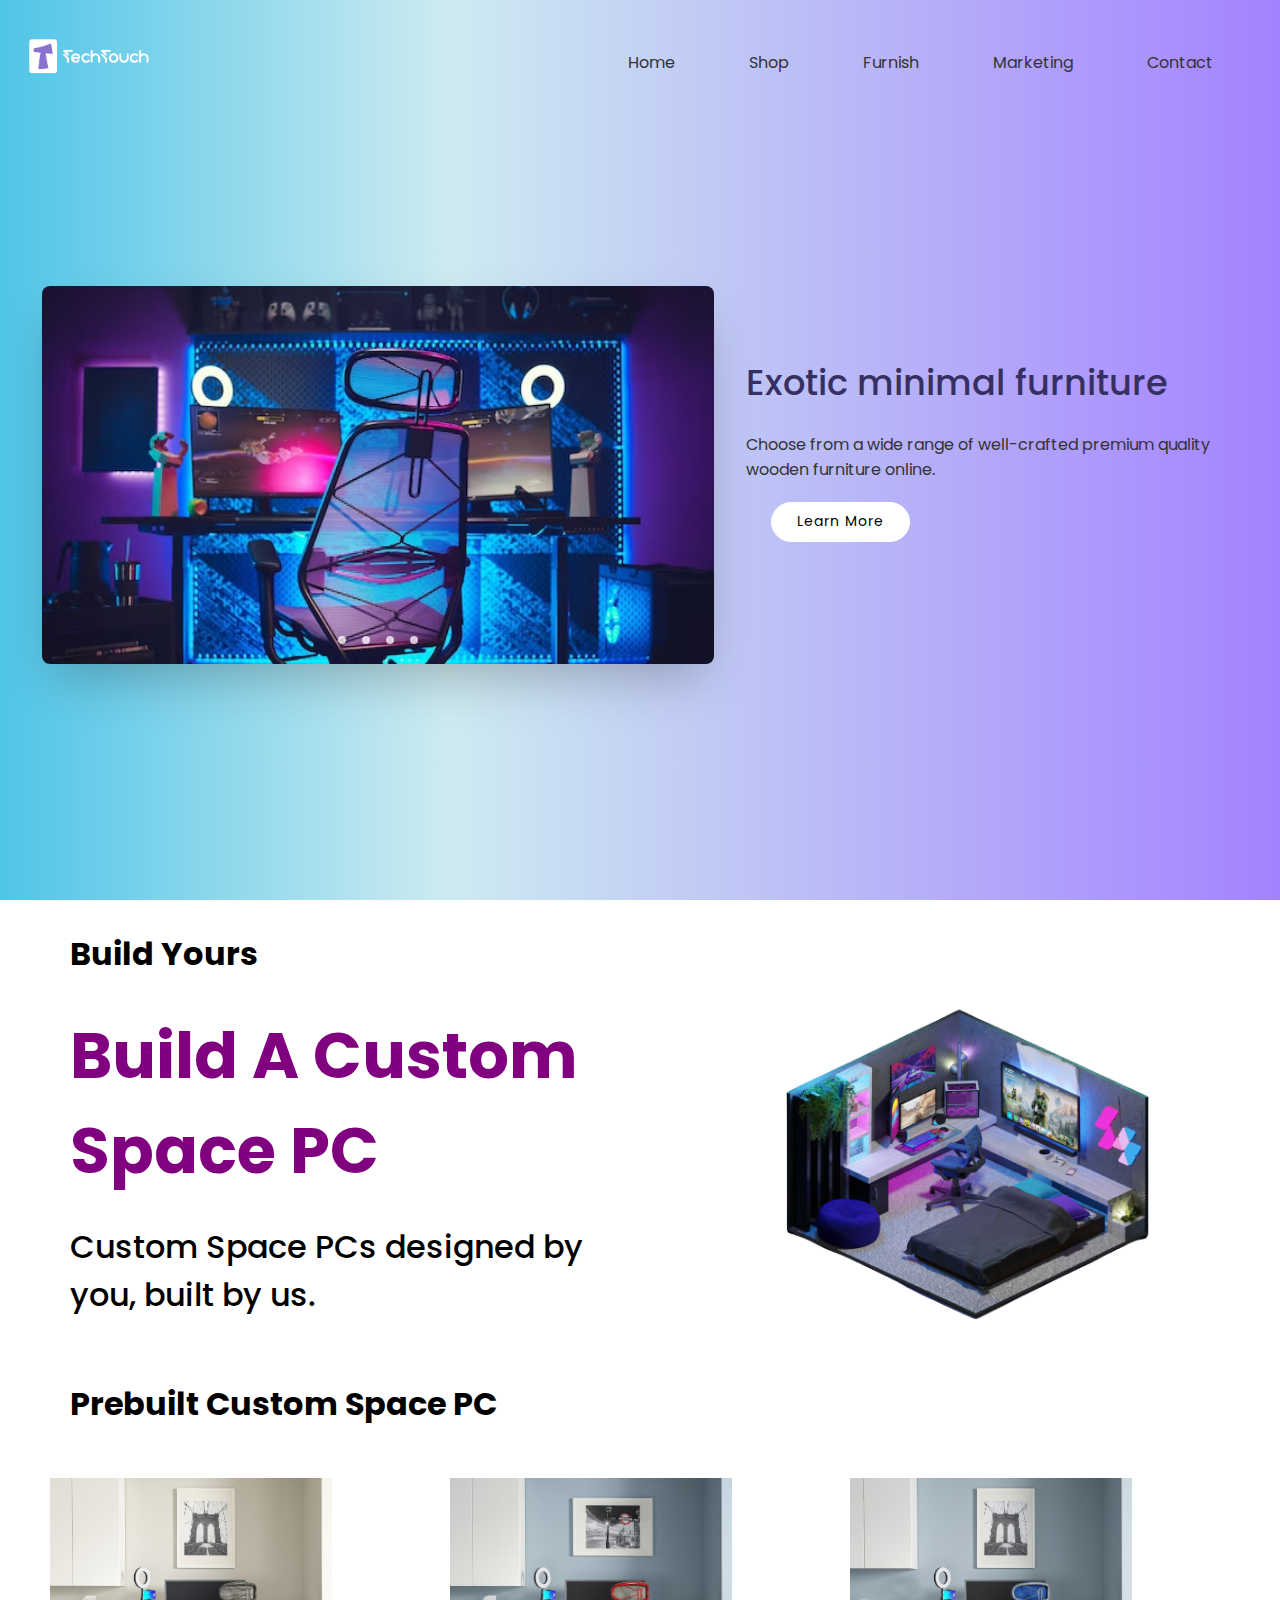
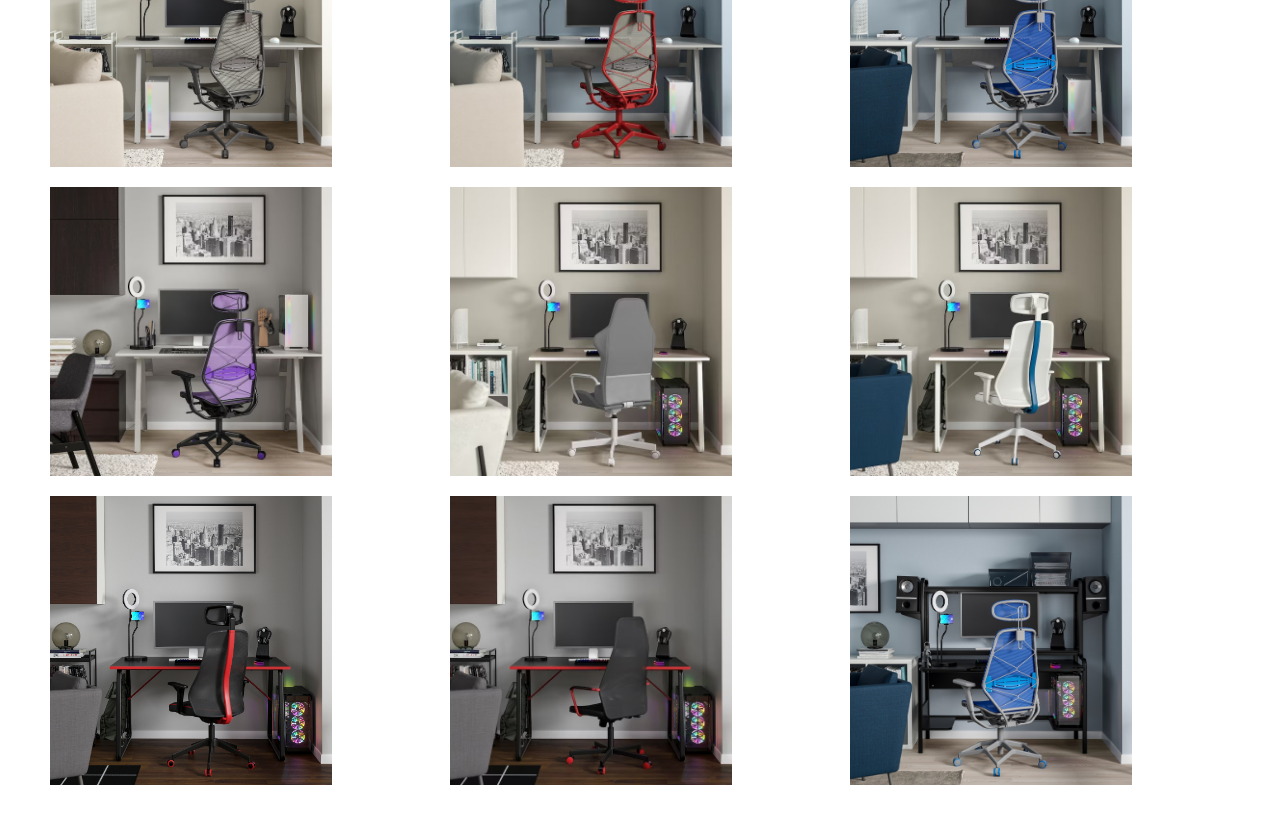
<file: Mini-Project-main/html/Furnish.html>
<!DOCTYPE html>
<html lang="en">
<head>
    <meta charset="UTF-8">
    <meta http-equiv="X-UA-Compatible" content="IE=edge">
    <meta name="viewport" content="width=device-width, initial-scale=1.0">
    <title>Tech Touch - Furnish</title>
    <link rel="icon" type="image/x-icon" href="../image/logoicon.png">
    <link rel="stylesheet" href="../css/furnish.css">
</head>

<body>
    <section class="site">
        <header>
            <a href="#"><img src="../image/logo.png" alt="logo" class="logo"></a>
            <ul>
                <li><a href="../index.html">Home</a></li>
                <li><a href="Shop.html">Shop</a></li>
                <li><a href="./Furnish.html">Furnish</a></li>
                <li><a href="./marketing.html">Marketing</a></li>
                <li><a href="./contact.html">Contact</a></li>
            </ul>
        </header>
        <div class="container">
            <div class="slider-wrapper">
                <div class="slider">
                    <img id="slide-1" src="../image/stupe0.jpg" alt="PC Setup" />
                    <img id="slide-2" src="../image/setup1.jpeg" alt="PC Setup " />
                    <img id="slide-3" src="../image/stupe2.jpg" alt="PC Setup" />
                    <img id="slide-4" src="../image/stupe3.png" alt="PC Setup" />
                </div>
                <div class="slider-nav">
                    <a href="#slide-1"></a>
                    <a href="#slide-2"></a>
                    <a href="#slide-3"></a>
                    <a href="#slide-4"></a>
                </div>
            </div>
        </div>
        <div class="content">
            <div class="textbox">
                <h2>Exotic minimal furniture</h2>
                <br>
                <p>
                    Choose from a wide range of well-crafted premium quality wooden furniture online.
                </p>
                <a href="#">Learn More</a>
            </div>
        </div>
    </section>
    <div class="store">
        <h1>Build Yours</h1>
       </div>
    <div class="second-container">
        <div class="textbox">
          <h2>Build A Custom Space PC</h2>
          <br>
          <p>Custom Space PCs designed by you, built by us.</p>
        </div>
        <div class="imgbox">
          <img src="../image/CustomPCSPACE.png" alt="Example Image">
        </div>
    </div>
   <div class="store">
    <h1>Prebuilt Custom Space PC</h1>
   </div>
    <div class="grid">
        <div class="grid-item">
            <img src="../image/CustomPC0.jpg" alt="Space PC">
            <div class="text">
                <h2>Utespelare Styrspel</h2>
                <p>Gaming Desk And Chair Grey</p>
                <a href="#">Buy for $5,049.00</a>
            </div>
        </div>
        <div class="grid-item">
            <img src="../image/CustomPC1.jpg" alt="Space PC">
            <div class="text">
                <h2>UTESPELARE / STYRSPEL</h2>
                <p>Gaming desk and chair - black grey/red</p>
                <a href="#">Buy for $5,499.00</a>
            </div>
        </div>
        <div class="grid-item">
            <img src="../image/CustomPC2.jpg" alt="Space PC">
            <div class="text">
                <h2>UTESPELARE / STYRSPEL</h2>
                <p>Gaming desk and chair - black grey/blue</p>
                <a href="#">Buy for $5,499.00</a>
            </div>
        </div>
        <div class="grid-item">
            <img src="../image/CustomPC3.jpg" alt="Space PC">
            <div class="text">
                <h2>UTESPELARE / STYRSPEL</h2>
                <p>Gaming Desk and Chair, Grey-Purple</p>
                <a href="#">Buy for $5,499.00</a>
            </div>
        </div>
        <div class="grid-item">
            <img src="../image/CustomPC4.jpg" alt="Space PC">
            <div class="text">
                <h2>HUVUDSPELARE / UTESPELARE </h2>
                <p>Gaming desk and chair - beige/grey</p>
                <a href="#">Buy for $5,499.00</a>
            </div>
        </div>
        <div class="grid-item">
            <img src="../image/CustomPC5.jpg" alt="Space PC">
            <div class="text">
                <h2>HUVUDSPELARE / MATCHSPEL </h2>
                <p>Gaming desk and chair - beige/white</p>
                <a href="#">Buy for $5,499.00</a>
            </div>
        </div>
        <div class="grid-item">
            <img src="../image/CustomPC6.jpeg" alt="Space PC">
            <div class="text">
                <h2>HUVUDSPELARE/MATCHSPEL</h2>
                <p>gaming desk and chair, black</p>
                <a href="#">Buy for $5,499.00</a>
            </div>
        </div>
        <div class="grid-item">
            <img src="../image/CustomPC7.jpg" alt="Space PC">
            <div class="text">
                <h2>HUVUDSPELARE </h2>
                <p>Gaming desk and chair - black</p>
                <a href="#">Buy for $5,499.00</a>
            </div>
        </div>
        <div class="grid-item">
            <img src="../image/CustomPC8.jpeg" alt="Space PC">
            <div class="text">
                <h2>UPPSPEL / STYRSPEL</h2>
                <p>Gaming desk and chair, black blue/light gray</p>
                <a href="#">Buy for $5,499.00</a>
            </div>
        </div>
    </div>
</body>
</html>
</file>
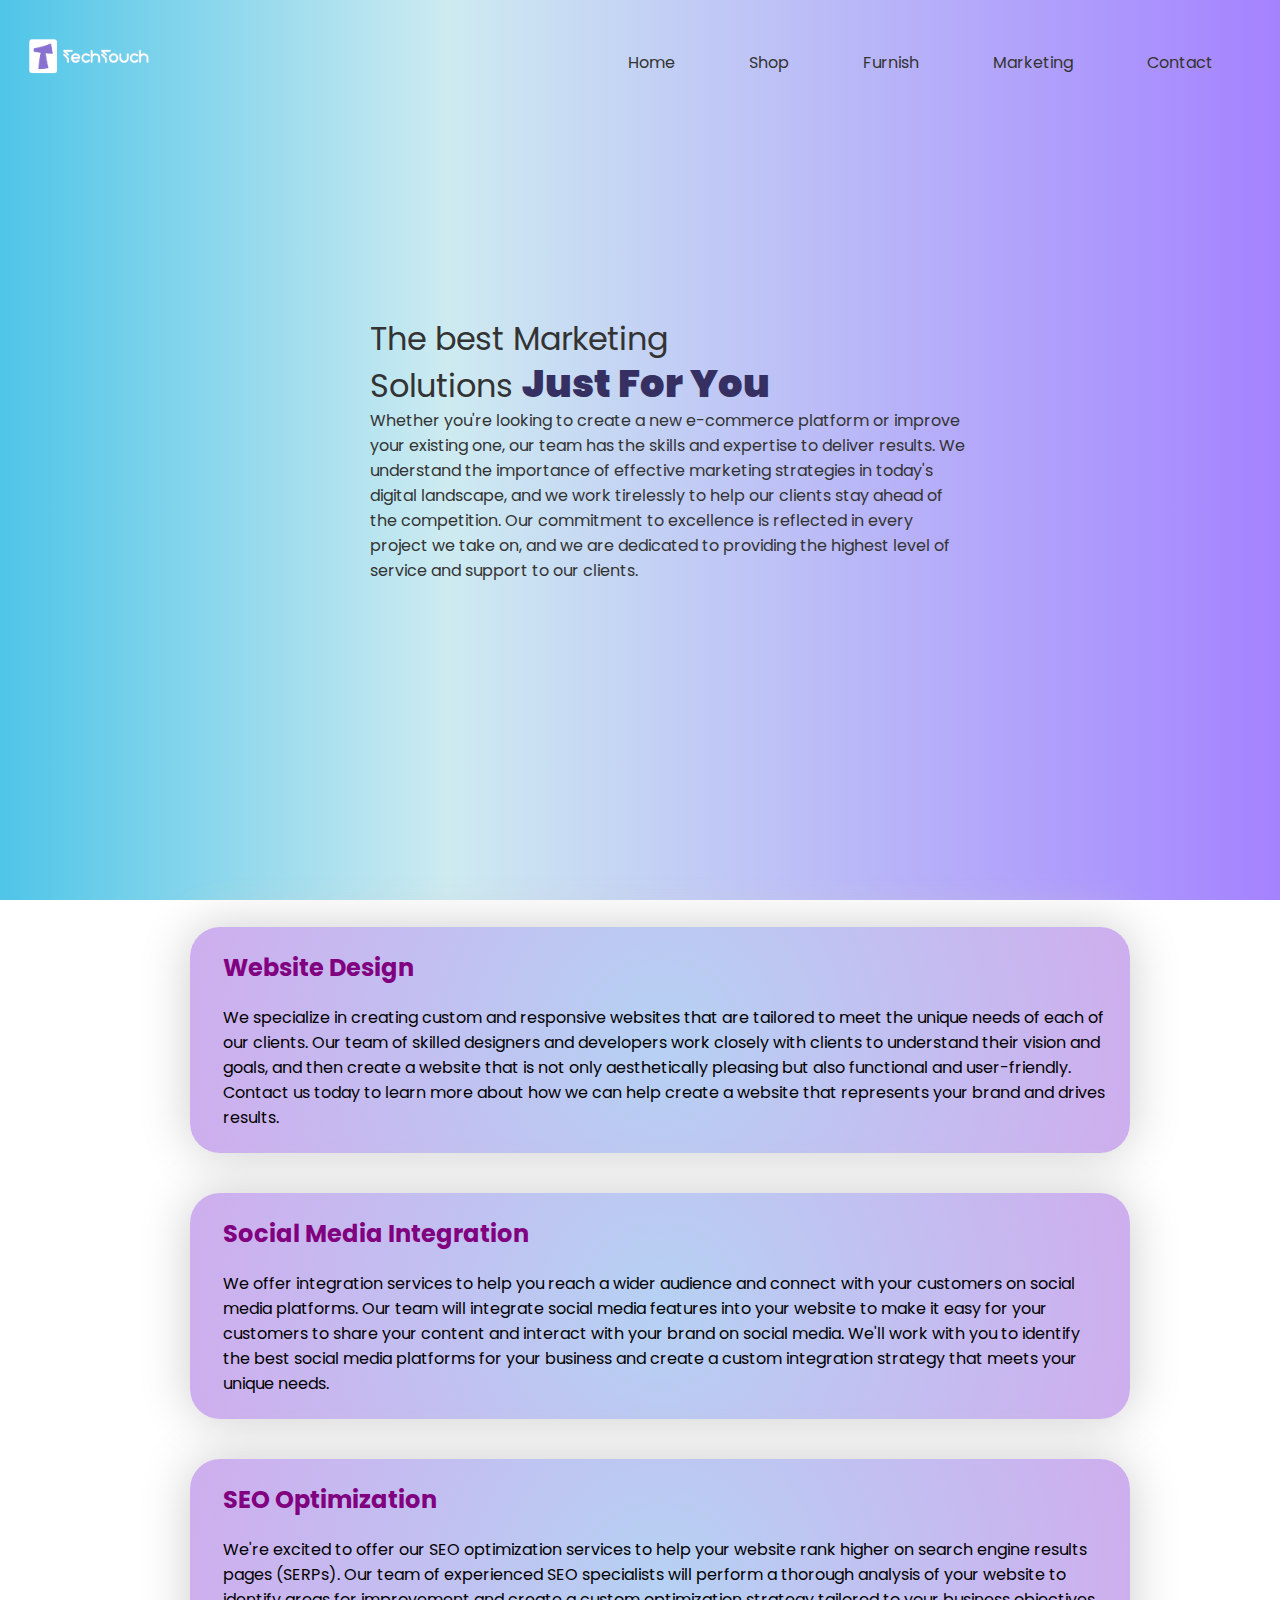
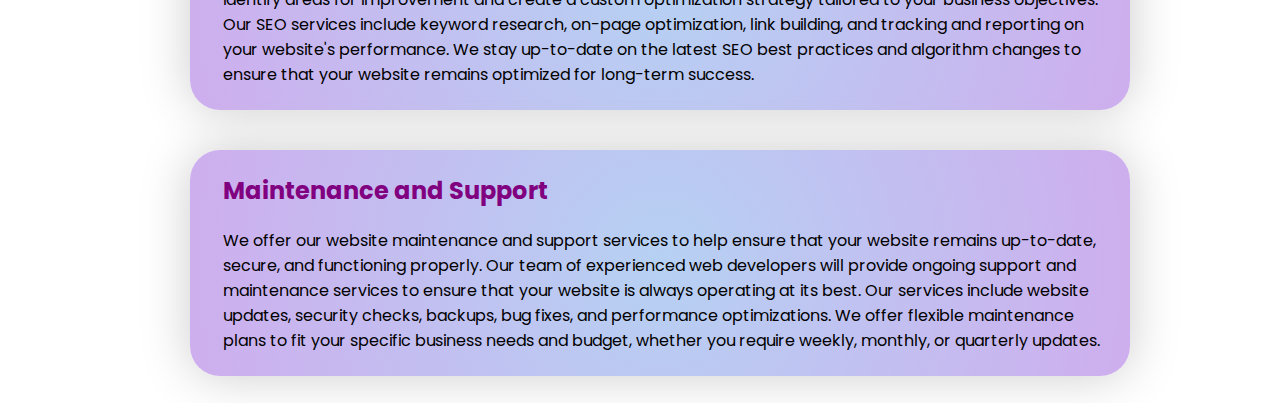
<file: Mini-Project-main/html/marketing.html>
<!DOCTYPE html>
<html lang="en">
<head>
    <meta charset="UTF-8">
    <meta http-equiv="X-UA-Compatible" content="IE=edge">
    <meta name="viewport" content="width=device-width, initial-scale=1.0">
    <title>Tech Touch - Marketing</title>
    <link rel="icon" type="image/x-icon" href="../image/logoicon.png">
    <link rel="stylesheet" href="../css/marketing.css">
</head>
<body>
    <section class="site">
        <header>
            <a href="#"><img src="../image/logo.png" alt="logo" class="logo"></a>
            <ul>
                <li><a href="../index.html">Home</a></li>
                <li><a href="./Shop.html">Shop</a></li>
                <li><a href="./Furnish.html">Furnish</a></li>
                <li><a href="marketing.html">Marketing</a></li>
                <li><a href="./contact.html">Contact</a></li>
            </ul>
        </header>
        <div class="content">
            <div class="textbox">
                <h2>The best Marketing<br>Solutions <span class="glitch">Just For You</span></h2>
                <p><span class="intro">Whether you're looking to create a new e-commerce platform or improve your existing one, our team has the skills and expertise to deliver results. We understand the importance of effective marketing strategies in today's digital landscape, and we work tirelessly to help our clients stay ahead of the competition. Our commitment to excellence is reflected in every project we take on, and we are dedicated to providing the highest level of service and support to our clients.</span>
                </p>
            </div>
        </div>
    </section>
    <div class="offers">
        <div class="offer1">
          <h2>Website Design</h2>
          <p>We specialize in creating custom and responsive websites that are tailored to meet the unique needs of each of our clients. Our team of skilled designers and developers work closely with clients to understand their vision and goals, and then create a website that is not only aesthetically pleasing but also functional and user-friendly. Contact us today to learn more about how we can help create a website that represents your brand and drives results.</p>
        </div>
        <div class="offer2">
          <h2>Social Media Integration </h2>
          <p>We offer integration services to help you reach a wider audience and connect with your customers on social media platforms. Our team will integrate social media features into your website to make it easy for your customers to share your content and interact with your brand on social media. We'll work with you to identify the best social media platforms for your business and create a custom integration strategy that meets your unique needs.</p>
        </div>
        <div class="offer3">
          <h2>SEO Optimization</h2>
          <p>We're excited to offer our SEO optimization services to help your website rank higher on search engine results pages (SERPs). Our team of experienced SEO specialists will perform a thorough analysis of your website to identify areas for improvement and create a custom optimization strategy tailored to your business objectives. Our SEO services include keyword research, on-page optimization, link building, and tracking and reporting on your website's performance. We stay up-to-date on the latest SEO best practices and algorithm changes to ensure that your website remains optimized for long-term success.</p>
        </div>
        <div class="offer4">
          <h2>Maintenance and Support</h2>
          <p>We offer our website maintenance and support services to help ensure that your website remains up-to-date, secure, and functioning properly. Our team of experienced web developers will provide ongoing support and maintenance services to ensure that your website is always operating at its best. Our services include website updates, security checks, backups, bug fixes, and performance optimizations. We offer flexible maintenance plans to fit your specific business needs and budget, whether you require weekly, monthly, or quarterly updates. </p>
        </div>
    </div>
</body>
</html>
</file>
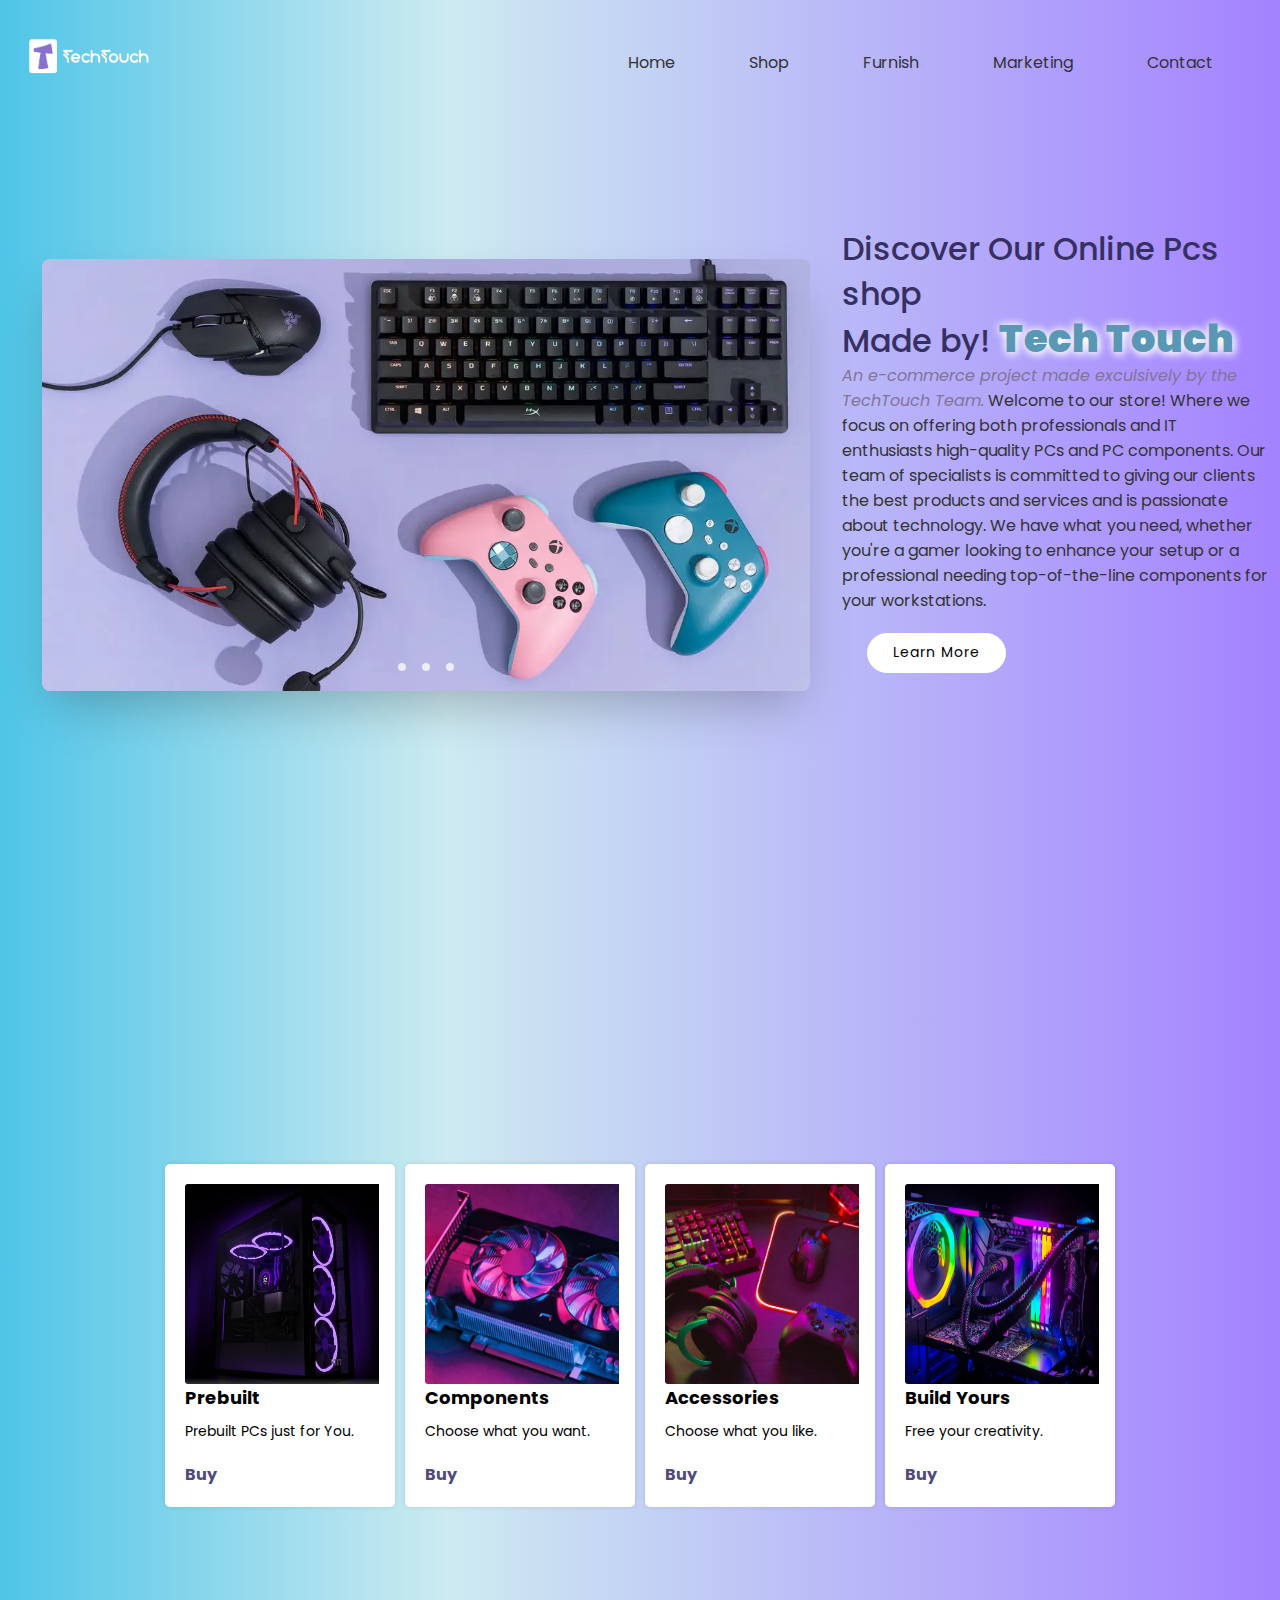
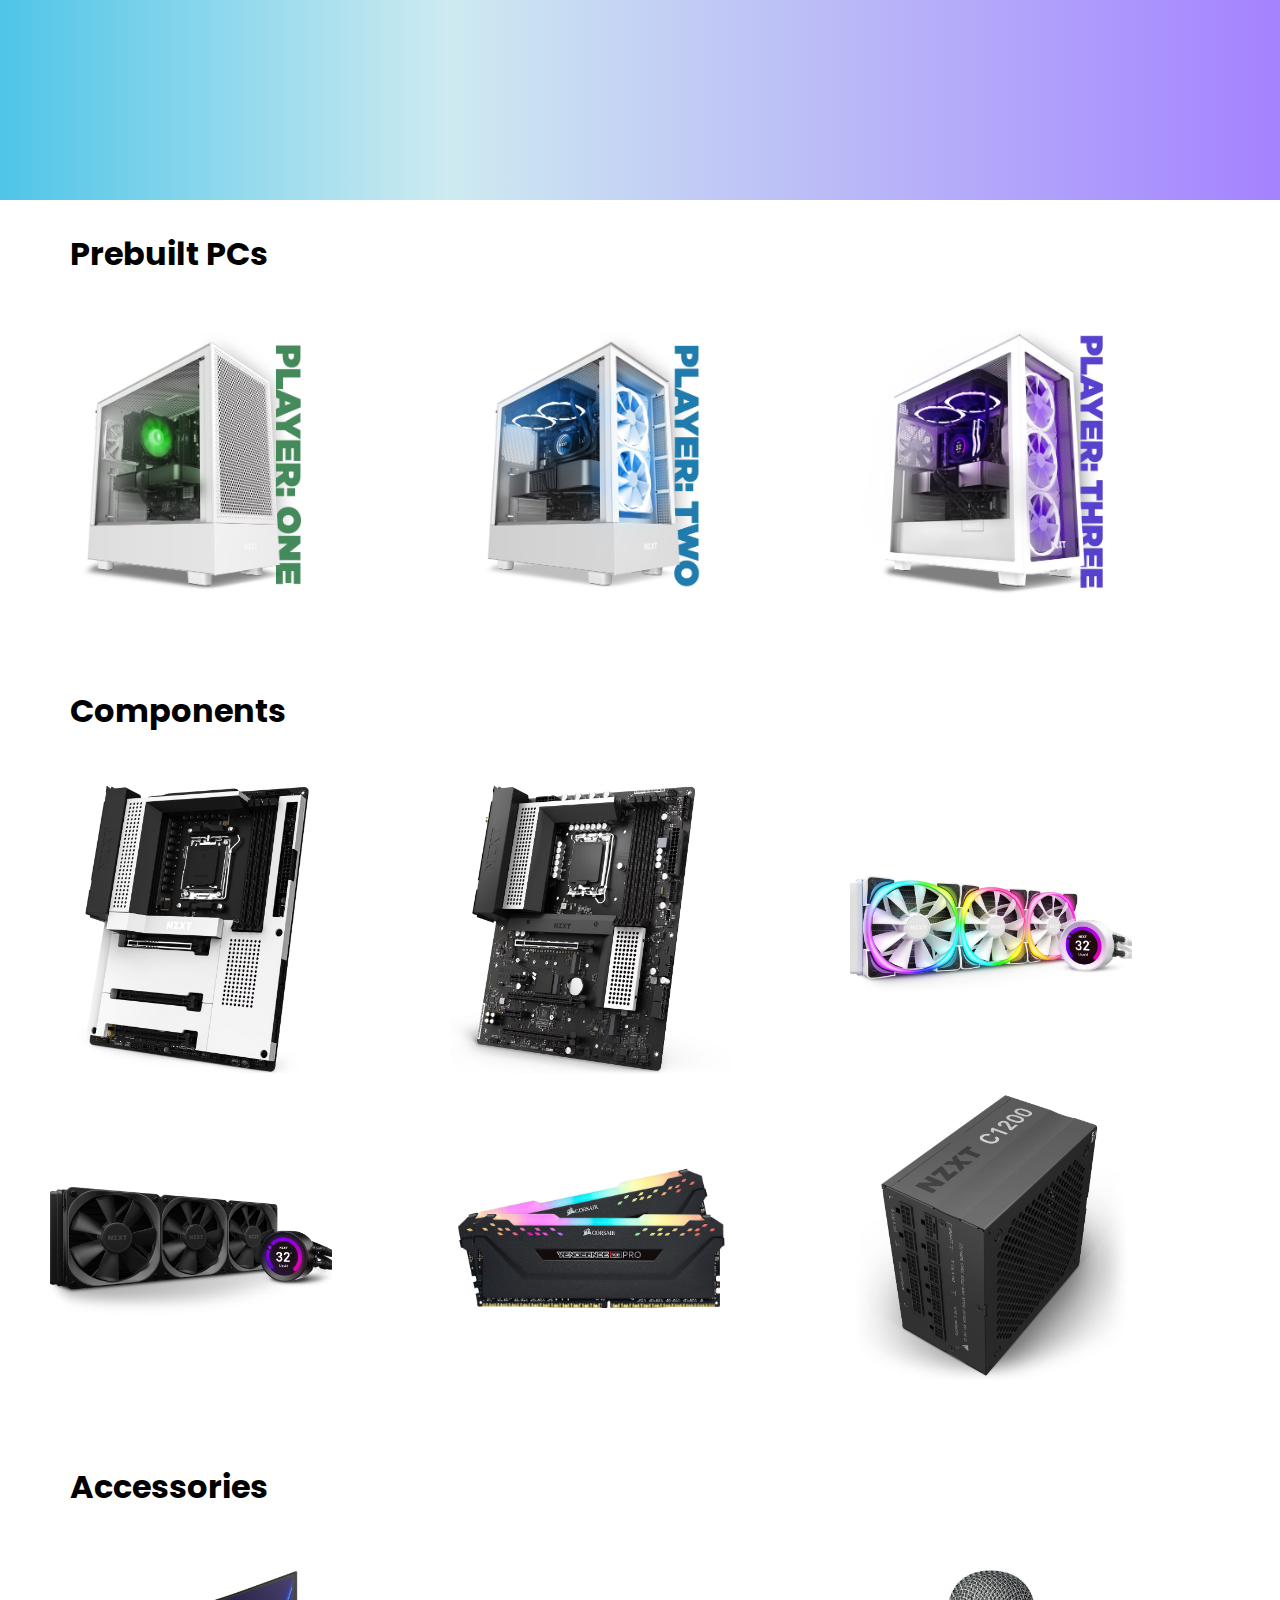
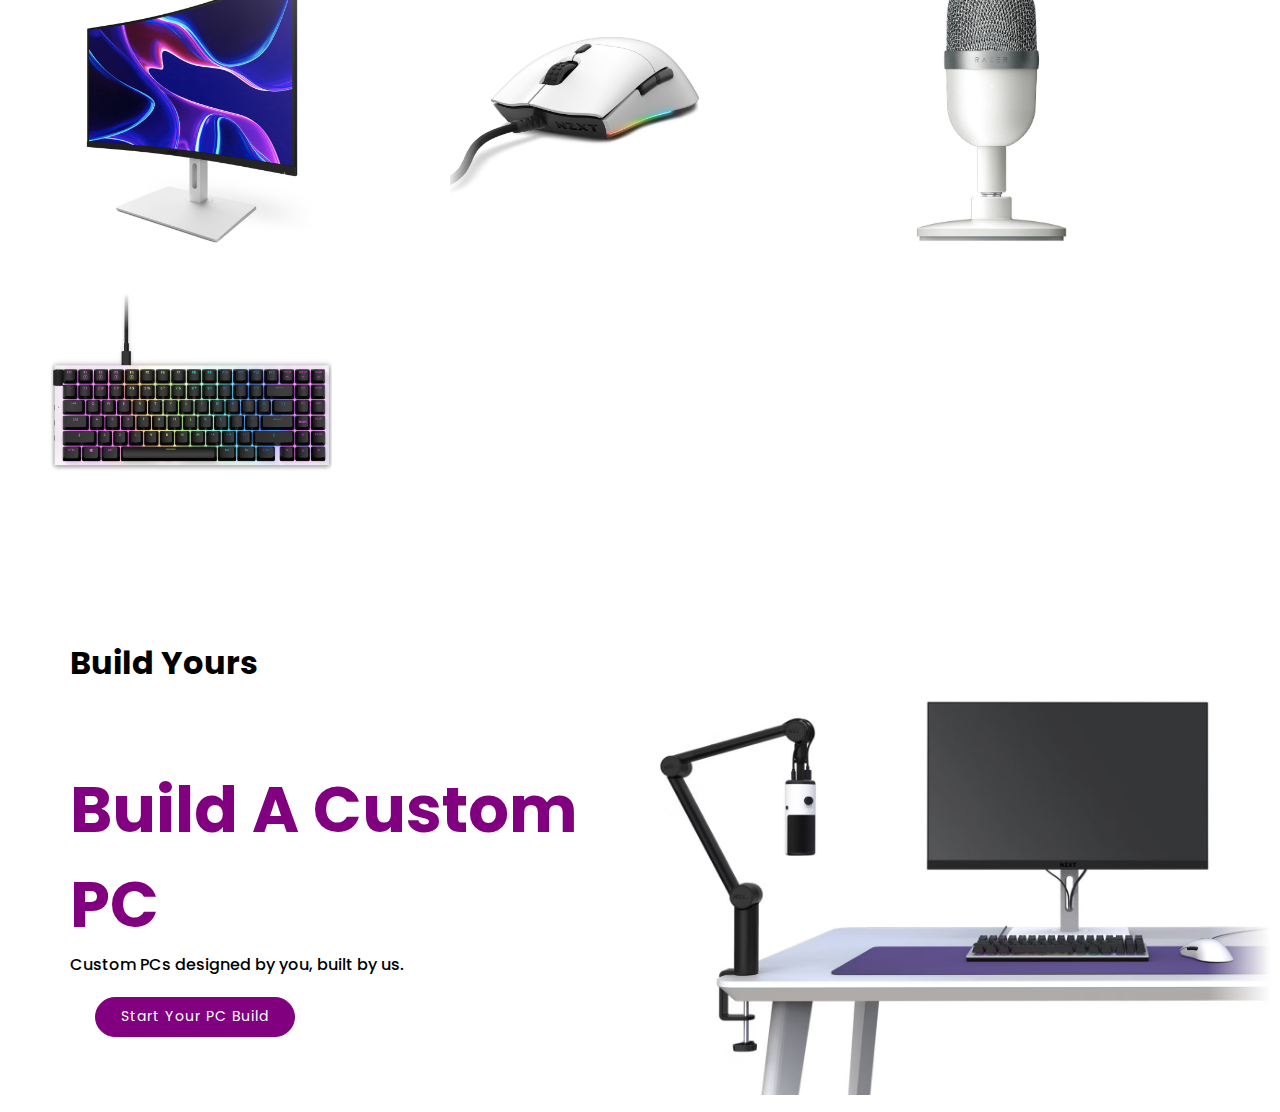
<file: Mini-Project-main/html/Shop.html>
<!DOCTYPE html>
<html lang="en">
<head>
    <meta charset="UTF-8">
    <meta http-equiv="X-UA-Compatible" content="IE=edge">
    <meta name="viewport" content="width=device-width, initial-scale=1.0">
    <title>Tech Touch - Shop</title>
    <link rel="icon" type="image/x-icon" href="../image/logoicon.png">
    <link rel="stylesheet" href="../css/shop.css">
</head>

<body>
    <section class="site">
        <header>
            <a href="#"><img src="../image/logo.png" alt="logo" class="logo"></a>
            <ul>
                <li><a href="../index.html">Home</a></li>
                <li><a href="Shop.html">Shop</a></li>
                <li><a href="./Furnish.html">Furnish</a></li>
                <li><a href="./marketing.html">Marketing</a></li>
                <li><a href="./contact.html">Contact</a></li>
            </ul>
        </header>
        <div class="container">
            <div class="slider-wrapper">
                <div class="slider">
                    <img id="slide-1" src="../image/Accessories.png" alt="PC Accessories" />
                    <img id="slide-2" src="../image/insidepc.jpeg" alt="PC Components " />
                    <img id="slide-3" src="../image/setup.jpeg" alt="PC Setup" />
                </div>
                <div class="slider-nav">
                    <a href="#slide-1"></a>
                    <a href="#slide-2"></a>
                    <a href="#slide-3"></a>
                </div>
            </div>
        </div>
        <div class="content">
            <div class="textbox">
                <h2>Discover Our Online Pcs shop  <br>Made by! <span class="glitch">Tech Touch </span></h2>
                <p><span class="intro">An e-commerce project made exculsively by the TechTouch Team.</span>
                Welcome to our store! Where we focus on offering both professionals and IT enthusiasts high-quality PCs and PC components. Our team of specialists is committed to giving our clients the best products and services and is passionate about technology. We have what you need, whether you're a gamer looking to enhance your setup or a professional needing top-of-the-line components for your workstations.</p>
                <a href="#">Learn More</a>
            </div>
        </div>
    </section>

    <section class="cards">
        <div class="card-container">
            <div class="card">
                <img src="../image/Prebuilt.jpg" alt="Prebuilt">
                <h3 class="card-subtitle">Prebuilt</h3>
                <p class="card-paragraph">Prebuilt PCs just for You.</p>
                <a class="card-link" href="#">Buy</a>
            </div>
            <div class="card">
                <img src="../image/Components.jpg" alt="Components">
                <h3 class="card-subtitle">Components</h3>
                <p class="card-paragraph">Choose what you want.</p>
                <a class="card-link" href="#">Buy</a>
            </div>
          
            <div class="card">
                <img src="../image/Accessories.jpeg" alt="Accessories">
                <h3 class="card-subtitle">Accessories</h3>
                <p class="card-paragraph">Choose what you like.</p>
                <a class="card-link" href="#">Buy</a>
            </div>
          
            <div class="card">
                <img src="../image/Buildyrown.jpeg" alt="Build">
                <h3 class="card-subtitle">Build Yours</h3>
                <p class="card-paragraph">Free your creativity.</p>
                <a class="card-link" href="#">Buy</a>
            </div>
        </div>
    </section>
    
   <div class="store">
    <h1>Prebuilt PCs</h1>
   </div>
    <div class="grid">
        <div class="grid-item">
            <img src="../image/Pc1.jpg" alt="First Pc">
            <div class="text">
                <h2>H5 Flow RTX 3050 Prebuilt Gaming PC</h2>
                <p>Windows 11 Home
                    Intel® Core™ i5-12400F 6-Core 2.5GHz
                    NVIDIA® GeForce RTX™ 3050  
                    16GB (2 x 8GB) 3200 MHz (max speed)
                    500GB NVMe M.2 SSDStorage
                </p>
                <a href="#">Buy for $1,049.00</a>
            </div>
        </div>
        <div class="grid-item">
            <img src="../image/Pc2.jpg" alt="Second Pc">
            <div class="text">
                <h2>H5 Elite RTX 3070 Prebuilt Gaming PC</h2>
                <p>Windows 11 Home
                    AMD Ryzen™ 5 5600X
                    NVIDIA® GeForce RTX™ 3070
                    16GB (2 x 8GB) 3200 MHz (max speed)
                    1TB NVMe M.2 SSD
                </p>
                <a href="#">Buy for $1,499.00</a>
            </div>
        </div>
        <div class="grid-item">
            <img src="../image/Pc3.jpg" alt="Third Pc">
            <div class="text">
                <h2>H7 Flow RTX 4070 Ti  Prebuilt Gaming PC</h2>
                <p>Windows 11 Home
                    Intel® Core™ i7-13700KF 16-Core 3.4 GHz
                    NVIDIA® GeForce RTX™ 4070 Ti
                    RGB 32GB (2 x 16GB) 3200 MHz (max speed)
                    1TB NVMe M.2 SSD
                    1TB NVMe M.2 SSD
               </p>
                <a href="#">Buy for $2,499.00</a>
            </div>
        </div>
    </div>

    <div class="store">
        <h1>Components</h1>
    </div>
    <div class="grid">
        <div class="grid-item">
            <img src="../image/Motherboard1.jpg" alt="First Motherboard">
            <div class="text">
                <h2>N7 B650E</h2>
                <p>AMD Motherboard with Wi-Fi and CAM Features</p>
                <a href="#">Buy for $319.99</a>
            </div>
        </div>
        <div class="grid-item">
            <img src="../image/Motherboard2.jpg" alt="Second Motherboard">
            <div class="text">
                <h2>N5 Z690</h2>
                <p>Intel Motherboard with Wi-Fi and CAM Features</p>
                <a href="#">Buy for $239.99</a>
            </div>
        </div>
        <div class="grid-item">
            <img src="../image/Cooler1.jpg" alt="First Cooler">
            <div class="text">
                <h2>Kraken Z73 RGB</h2>
                <p>360mm Liquid Cooler with LCD Display</p>
                <a href="#">Buy for $304.99</a>
            </div>
        </div>
        <div class="grid-item">
            <img src="../image/Cooler2.jpg" alt="Second Cooler">
            <div class="text">
                <h2>Kraken Z73</h2>
                <p>360mm Liquid Cooler with LCD Display</p>
                <a href="#">Buy for $284.99</a>
            </div>
        </div>
        <div class="grid-item">
            <img src="../image/RAM.jpg" alt="RAM">
            <div class="text">
                <h2>VENGEANCE® RGB PRO Memory Kit</h2>
                <p>16GB (2x8GB) DDR4 DRAM 3200MHz C16 Memory Kit</p>
                <a href="#">Buy for $74.99</a>
            </div>
        </div>
        <div class="grid-item">
            <img src="../image/PSu1.jpg" alt="Power Suplly">
            <div class="text">
                <h2>C1200 Gold</h2>
                <p>1200W Gold Fully-Modular ATX 3.0 PSU</p>
                <a href="#">Buy for $259.99</a>
            </div>
        </div>
    </div>

    <div class="store">
        <h1>Accessories</h1>
    </div>
    <div class="grid">
        <div class="grid-item">
            <img src="../image/Monitor.jpg" alt="Monitor">
            <div class="text">
                <h2>Canvas 32Q Curved</h2>
                <p>32" Curved QHD 165Hz Gaming Monitor </p>
                <a href="#">Buy for $419.99</a>
            </div>
        </div>
        <div class="grid-item">
            <img src="../image/Mouse.jpg" alt="Mouse">
            <div class="text">
                <h2>Lift (White)</h2>
                <p>Lightweight Symmetrical Mouse</p>
                <a href="#">Buy for $49.99</a>
            </div>
        </div>
        <div class="grid-item">
            <img src="../image/Microphone.jpg" alt="Microphone">
            <div class="text">
                <h2>RAZER SEIREN MINI Mercury White</h2>
                <p>Ultra-compact Streaming Microphone</p>
                <a href="#">Buy for $49.99</a>
            </div>
        </div>
        <div class="grid-item">
            <img src="../image/Keyboard.jpg" alt="Keyboard">
            <div class="text">
                <h2>Function MiniTKL (US English ANSI)</h2>
                <p>Compact Mechanical Keyboard</p>
                <a href="#">Buy for $96.99</a>
            </div>
        </div>
    </div>
    <div class="store">
        <h1>Build Yours</h1>
       </div>
    <div class="second-container">
        <div class="textbox">
          <h2>Build A Custom PC</h2>
          <p>Custom PCs designed by you, built by us.</p>
          <a href="#">Start Your PC Build</a>
        </div>
        <div class="imgbox">
          <img src="../image/buildyourpc.jpg" alt="Example Image">
        </div>
    </div>
</body>
</html>
</file>
<file: Mini-Project-main/css/furnish.css>
@import url('https://fonts.googleapis.com/css?family=Poppins:200,300,400,500,600,700,800,900&display=swap');

*{
  margin: 0;
  padding: 0;
  box-sizing: border-box;
  font-family: 'Poppins', sans-serif;
}
.site{
  height: 100%;
  width: 100%;
  min-height: 100vh;
  background: #ABACE0;
  position: relative;
  background: linear-gradient(90deg, rgba(79,197,232,1) 0%, rgba(140,208,222,0.43043154761904767) 35%, rgba(70,0,255,0.4892550770308123) 100%);
}
section{
  position: relative;
  width: 100%;
  min-height: 100vh;
  padding: 10px;
  display: flex;
  justify-content: space-between;
  align-items: center;
  background: #fff;
}
header {
  position: absolute;
  top: 0;
  left: 0;
  width: 100%;
  padding: 20px 100px;
  display: flex;
  justify-content: space-between;
  align-items: center;
}
header .logo {
  position: relative;
  max-width: 170px;
  right: 100px;
  bottom: 20px;
}
header ul{
  position: relative;
  display: flex;
  left: 50px;
  bottom: 20px;
}
header ul li {
  list-style: none;
}
header ul li a {
  display: inline-block;
  color: #333;
  font-weight: 400;
  margin-left: 40px;
  text-decoration: none;
  padding: 3px 17px;
  border-radius: 15px;
}
header ul li a:hover {
  transform: scale(1.2);
  border: 1px solid #36f2f2c1;
  background: transparent;
  color: white;
  transition: .4s;
}
.container {
	padding: 2rem;
}

.slider-wrapper {
	position: relative;
	max-width: 42rem;
	margin: 0 auto;
  padding-top: 50px;
}

.slider {
	display: flex;
	aspect-ratio: 16 / 9;
	overflow-x: auto;
	scroll-snap-type: x mandatory;
	scroll-behavior: smooth;
	box-shadow: 0 1.5rem 3rem -0.75rem hsla(0, 0%, 0%, 0.25);
	border-radius: 0.5rem;
	-ms-overflow-style: none; 
	scrollbar-width: none; 
}
.slider::-webkit-scrollbar {
	display: none;
}

.slider img {
	flex: 1 0 100%;
	scroll-snap-align: start;
	object-fit: cover;
}

.slider-nav {
	display: flex;
	column-gap: 1rem;
	position: absolute;
	bottom: 1.25rem;
	left: 50%;
	transform: translateX(-50%);
	z-index: 1;
}

.slider-nav a {
	width: 0.5rem;
	height: 0.5rem;
	border-radius: 50%;
	background-color: #fff;
	opacity: 0.75;
	transition: opacity ease 250ms;
}

.slider-nav a:hover {
	opacity: 1;
}
.content {
  position: relative;
  width: 100%;
  display: flex;
  justify-content: space-between;
  align-items: center;
}

.content .textbox h2{
  color: #363062;
  font-size: 2.2em;
  line-height: 1.4em;
  font-weight: 500;
  left: 30px;
  
}
.content .textbox p {
  color: #333;
  left: 30px;
}
.content .textbox .intro{
  color: #827397;
  font-style: italic;
}
.content .textbox a {
  display: inline-block;
  text-decoration: none;
  color: black;
  background: white;
  border: 1px solid white;
  padding: 9px 25px;
  line-height: 1.4;
  border-radius: 30px;
  font-size: 14px;
  font-weight: 400;
  margin-top: 20px;
  letter-spacing: 1px;
  left: 25px;
  position: relative;
}
.content .textbox a:hover{
  transform: scale(1.2);
  border: 1px solid #f5dca8;
  background: transparent;
  color: white;
  transition: .4s;
}
.card-container {
  display: flex;
  justify-content: space-around;
  align-items: center;
  flex-wrap: wrap;
  max-width: 1200px;
  margin: 0 auto;
}
.cards {
  background: linear-gradient(90deg, rgba(79,197,232,1) 0%, rgba(140,208,222,0.43043154761904767) 35%, rgba(70,0,255,0.4892550770308123) 100%);
}
.card {
  background-color: #fff;
  box-shadow: 0px 0px 5px rgba(0, 0, 0, 0.1);
  padding: 20px;
  width: 24%;
  margin-bottom: 30px;
  border-radius: 5px;
}
.card img {
  width: 200px;
  height: 200px;
  border-radius: 3px;
  display: block;
  margin: 0 auto;
  padding-right: 6px;
}
.card-title {
  font-size: 24px;
  margin-bottom: 10px;
}

.card-subtitle {
  font-size: 18px;
  color: black;
  margin-bottom: 10px;
}

.card-paragraph {
  font-size: 14px;
  line-height: 1.5;
  margin-bottom: 20px;
}

.card-link {
  display: block;
  font-size: 16px;
  font-weight: bold;
  color: #4D4C7D;
  text-decoration: none;
  transition: all 0.3s ease;
}

.card-link:hover {
  color: purple;
}

.grid {
  display: grid;
  grid-template-columns: repeat(3, 1fr);
  grid-gap: 20px;
  margin: 50px;
}

.store h1 {
  padding-left: 70px;
  padding-top: 30px;
}
.grid-item {
  position: relative;
  overflow: hidden;
  background-color: #f2f2f2;
  width: 282px;
}

.grid-item img {
  width: 100%;
  height: 100%;
  object-fit: cover;
  transition: transform 0.5s;
}

.text {
  position: absolute;
  top: 0;
  left: 0;
  width: 100%;
  height: 100%;
  background-color: rgba(0, 0, 0, 0.5);
  color: white;
  padding: 20px;
  transform: translateY(100%);
  transition: transform 0.5s;
  display: flex;
  flex-direction: column;
  justify-content: center;
  align-items: center;
}

.grid-item:hover .text {
  transform: translateY(0%);
}

.grid-item:hover img {
  transform: scale(1.1);
}
.grid .grid-item .text a:hover{
  transform: scale(1.2);
  border: 1px solid #f5dca8;
  border-radius: 4px;
  background: transparent;
  color: white;
  transition: .4s;
}
.second-container {
  display: flex;
  align-items: center;
}
.second-container .textbox{
  flex-basis: 50%;
  padding: 10px;
  padding-left: 70px;
}
.second-container .textbox h2 {
  color: purple;
  font-size: 4rem;
}
.second-container .textbox p {
  font-weight: 500;
  font-size: 2rem;

}
.second-container .imgbox{
  flex-basis: 50%;
  padding: 5px; 
}
.second-container img {
  max-width: 100%;
  height: auto;
}
.second-container .textbox a {
  display: inline-block;
  text-decoration: none;
  color: white;
  background: purple;
  border: 1px solid purple;
  padding: 9px 25px;
  line-height: 1.4;
  border-radius: 30px;
  font-size: 14px;
  font-weight: 400;
  margin-top: 20px;
  letter-spacing: 1px;
  left: 25px;
  position: relative;
}
.second-container .textbox a:hover{
  transform: scale(1.2);
  border: 1px solid purple;
  background: transparent;
  color: purple;
  transition: .4s;
}
</file>
<file: Mini-Project-main/css/marketing.css>
@import url('https://fonts.googleapis.com/css?family=Poppins:200,300,400,500,600,700,800,900&display=swap');

*{
  margin: 0;
  padding: 0;
  box-sizing: border-box;
  font-family: 'Poppins', sans-serif;
}
.site {
    height: 100%;
    width: 100%;
    min-height: 100vh;
    position: relative;
    background: linear-gradient(90deg, rgba(79,197,232,1) 0%, rgba(140,208,222,0.43043154761904767) 35%, rgba(70,0,255,0.4892550770308123) 100%);
}
section{
    position: relative;
    width: 100%;
    min-height: 100vh;
    padding: 10px;
    display: flex;
    justify-content: space-between;
    align-items: center;
    background: #fff;
}
header {
    position: absolute;
    top: 0;
    left: 0;
    width: 100%;
    padding: 20px 100px;
    display: flex;
    justify-content: space-between;
    align-items: center;
}
header .logo {
    position: relative;
    max-width: 170px;
    right: 100px;
    bottom: 20px;
}
header ul{
    position: relative;
    display: flex;
    left: 50px;
    bottom: 20px;
}
header ul li {
    list-style: none;
}
header ul li a {
    display: inline-block;
    color: #333;
    font-weight: 400;
    margin-left: 40px;
    text-decoration: none;
    padding: 3px 17px;
    border-radius: 15px;
}
header ul li a:hover {
    transform: scale(1.2);
    border: 1px solid #36f2f2c1;
    background: transparent;
    color: white;
    transition: .4s;
}
.content {
    position: relative;
    width: 100%;
    display: flex;
    flex-direction: column;
    justify-content: center; 
    align-items: center; 
}
.content .textbox {
    position: relative;
    max-width: 600px;
}
.content .textbox h2{
    color: #333;
    font-size: 2em;
    line-height: 1.4em;
    font-weight: 400;
    left: 30px;
    position: relative;
}
.content .textbox h2 span {
    color:  #363062;
    font-size: 1.2em;
    font-weight: 900;
}
.content .textbox p {
    color: #333;
    left: 30px;
    position: relative;
}
.content .textbox a {
    display: inline-block;
    text-decoration: none;
    color: black;
    background: white;
    border: 1px solid white;
    padding: 9px 25px;
    line-height: 1.4;
    border-radius: 30px;
    font-size: 14px;
    font-weight: 400;
    margin-top: 20px;
    letter-spacing: 1px;
    left: 25px;
    position: relative;
}
.content .textbox a:hover{
    transform: scale(1.2);
    border: 1px solid #f5dca8;
    background: transparent;
    color: white;
    transition: .4s;
}
.offer1, .offer2, .offer3, .offer4 {
    border: 3px solid transparent;
    border-radius: 30px;
    margin: 20px;
    box-shadow: 0 0 50px #ccc;
    background: rgb(182,209,243);
    background: radial-gradient(circle, rgba(182,209,243,1) 0%, rgba(206,174,238,1) 100%);
    position: relative;
    right: 100px;
}
.offer1:hover, .offer2:hover, .offer3:hover, .offer4:hover  {
    transform: scale(1.2);
    border: 1px solid #36f2f2c1;
    background: transparent;
    color: white;
    transition: .4s;
}
.offer1:hover p, .offer2:hover p, .offer3:hover p, .offer4:hover p{
    transform: scale(1);
    background: transparent;
    color: rgb(15, 15, 15);
    transition: .4s;
}
.offers h2 {
    color: purple;
    padding: 20px;
    padding-left: 30px;
}

.offers p {
    margin-bottom: 20px;
    margin-right: 20px;
    padding-left: 30px;
}

.offers {
    max-width: 1300px;
    padding: 7px 30px;
    border-radius: 15px;
    padding-left: 270px;
    padding-right: 30px;
    display: flex;
    flex-wrap: wrap;
    justify-content: space-between;
}
</file>
<file: Mini-Project-main/css/shop.css>
@import url('https://fonts.googleapis.com/css?family=Poppins:200,300,400,500,600,700,800,900&display=swap');

*{
  margin: 0;
  padding: 0;
  box-sizing: border-box;
  font-family: 'Poppins', sans-serif;
}
.site{
  height: 100%;
  width: 100%;
  min-height: 100vh;
  background: #ABACE0;
  position: relative;
  background: linear-gradient(90deg, rgba(79,197,232,1) 0%, rgba(140,208,222,0.43043154761904767) 35%, rgba(70,0,255,0.4892550770308123) 100%);
}
section{
  position: relative;
  width: 100%;
  min-height: 100vh;
  padding: 10px;
  display: flex;
  justify-content: space-between;
  align-items: center;
  background: #fff;
}
header {
  position: absolute;
  top: 0;
  left: 0;
  width: 100%;
  padding: 20px 100px;
  display: flex;
  justify-content: space-between;
  align-items: center;
}
header .logo {
  position: relative;
  max-width: 170px;
  right: 100px;
  bottom: 20px;
}
header ul{
  position: relative;
  display: flex;
  left: 50px;
  bottom: 20px;
}
header ul li {
  list-style: none;
}
header ul li a {
  display: inline-block;
  color: #333;
  font-weight: 400;
  margin-left: 40px;
  text-decoration: none;
  padding: 3px 17px;
  border-radius: 15px;
}
header ul li a:hover {
  transform: scale(1.2);
  border: 1px solid #36f2f2c1;
  background: transparent;
  color: white;
  transition: .4s;
}
.container {
	padding: 2rem;
}

.slider-wrapper {
	position: relative;
	max-width: 48rem;
	margin: 0 auto;
  padding-top: 50px;
}

.slider {
	display: flex;
	aspect-ratio: 16 / 9;
	overflow-x: auto;
	scroll-snap-type: x mandatory;
	scroll-behavior: smooth;
	box-shadow: 0 1.5rem 3rem -0.75rem hsla(0, 0%, 0%, 0.25);
	border-radius: 0.5rem;
	-ms-overflow-style: none; 
	scrollbar-width: none; 
}
.slider::-webkit-scrollbar {
	display: none;
}

.slider img {
	flex: 1 0 100%;
	scroll-snap-align: start;
	object-fit: cover;
}

.slider-nav {
	display: flex;
	column-gap: 1rem;
	position: absolute;
	bottom: 1.25rem;
	left: 50%;
	transform: translateX(-50%);
	z-index: 1;
}

.slider-nav a {
	width: 0.5rem;
	height: 0.5rem;
	border-radius: 50%;
	background-color: #fff;
	opacity: 0.75;
	transition: opacity ease 250ms;
}

.slider-nav a:hover {
	opacity: 1;
}
.content {
  position: relative;
  width: 100%;
  display: flex;
  justify-content: space-between;
  align-items: center;
}

.content .textbox h2{
  color: #363062;
  font-size: 2em;
  line-height: 1.4em;
  font-weight: 500;
  left: 30px;
  
}
.content .textbox h2 span {
  color:  rgb(90, 151, 181);
  text-shadow: 2px 2px 10px white, 0 0 10px white;
  font-size: 1.2em;
  font-weight: 900;
}
.content .textbox p {
  color: #333;
  left: 30px;
}
.content .textbox .intro{
  color: #827397;
  font-style: italic;
}
.content .textbox a {
  display: inline-block;
  text-decoration: none;
  color: black;
  background: white;
  border: 1px solid white;
  padding: 9px 25px;
  line-height: 1.4;
  border-radius: 30px;
  font-size: 14px;
  font-weight: 400;
  margin-top: 20px;
  letter-spacing: 1px;
  left: 25px;
  position: relative;
}
.content .textbox a:hover{
  transform: scale(1.2);
  border: 1px solid #f5dca8;
  background: transparent;
  color: white;
  transition: .4s;
}
.card-container {
  display: flex;
  justify-content: space-around;
  align-items: center;
  flex-wrap: wrap;
  max-width: 1200px;
  margin: 0 auto;
}
.cards {
  background: linear-gradient(90deg, rgba(79,197,232,1) 0%, rgba(140,208,222,0.43043154761904767) 35%, rgba(70,0,255,0.4892550770308123) 100%);
}
.card {
  background-color: #fff;
  box-shadow: 0px 0px 5px rgba(0, 0, 0, 0.1);
  padding: 20px;
  width: 24%;
  margin-bottom: 30px;
  border-radius: 5px;
}
.card img {
  width: 200px;
  height: 200px;
  border-radius: 3px;
  display: block;
  margin: 0 auto;
  padding-right: 6px;
}
.card-title {
  font-size: 24px;
  margin-bottom: 10px;
}

.card-subtitle {
  font-size: 18px;
  color: black;
  margin-bottom: 10px;
}

.card-paragraph {
  font-size: 14px;
  line-height: 1.5;
  margin-bottom: 20px;
}

.card-link {
  display: block;
  font-size: 16px;
  font-weight: bold;
  color: #4D4C7D;
  text-decoration: none;
  transition: all 0.3s ease;
}

.card-link:hover {
  color: purple;
}

.grid {
  display: grid;
  grid-template-columns: repeat(3, 1fr);
  grid-gap: 20px;
  margin: 50px;
}

.store h1 {
  padding-left: 70px;
  padding-top: 30px;
}
.grid-item {
  position: relative;
  overflow: hidden;
  background-color: #f2f2f2;
  width: 282px;
}

.grid-item img {
  width: 100%;
  height: 100%;
  object-fit: cover;
  transition: transform 0.5s;
}

.text {
  position: absolute;
  top: 0;
  left: 0;
  width: 100%;
  height: 100%;
  background-color: rgba(0, 0, 0, 0.5);
  color: white;
  padding: 20px;
  transform: translateY(100%);
  transition: transform 0.5s;
  display: flex;
  flex-direction: column;
  justify-content: center;
  align-items: center;
}

.grid-item:hover .text {
  transform: translateY(0%);
}

.grid-item:hover img {
  transform: scale(1.1);
}
.grid .grid-item .text a:hover{
  transform: scale(1.2);
  border: 1px solid #f5dca8;
  border-radius: 4px;
  background: transparent;
  color: white;
  transition: .4s;
}
.second-container {
  display: flex;
  align-items: center;
}
.second-container .textbox{
  flex-basis: 50%;
  padding: 10px;
  padding-left: 70px;
}
.second-container .textbox h2 {
  color: purple;
  font-size: 4rem;
}
.second-container .textbox p {
  font-weight: 500;
}
.second-container .imgbox{
  flex-basis: 50%;
  padding: 10px; 
}
.second-container img {
  max-width: 100%;
  height: auto;
}
.second-container .textbox a {
  display: inline-block;
  text-decoration: none;
  color: white;
  background: purple;
  border: 1px solid purple;
  padding: 9px 25px;
  line-height: 1.4;
  border-radius: 30px;
  font-size: 14px;
  font-weight: 400;
  margin-top: 20px;
  letter-spacing: 1px;
  left: 25px;
  position: relative;
}
.second-container .textbox a:hover{
  transform: scale(1.2);
  border: 1px solid purple;
  background: transparent;
  color: purple;
  transition: .4s;
}
</file>
